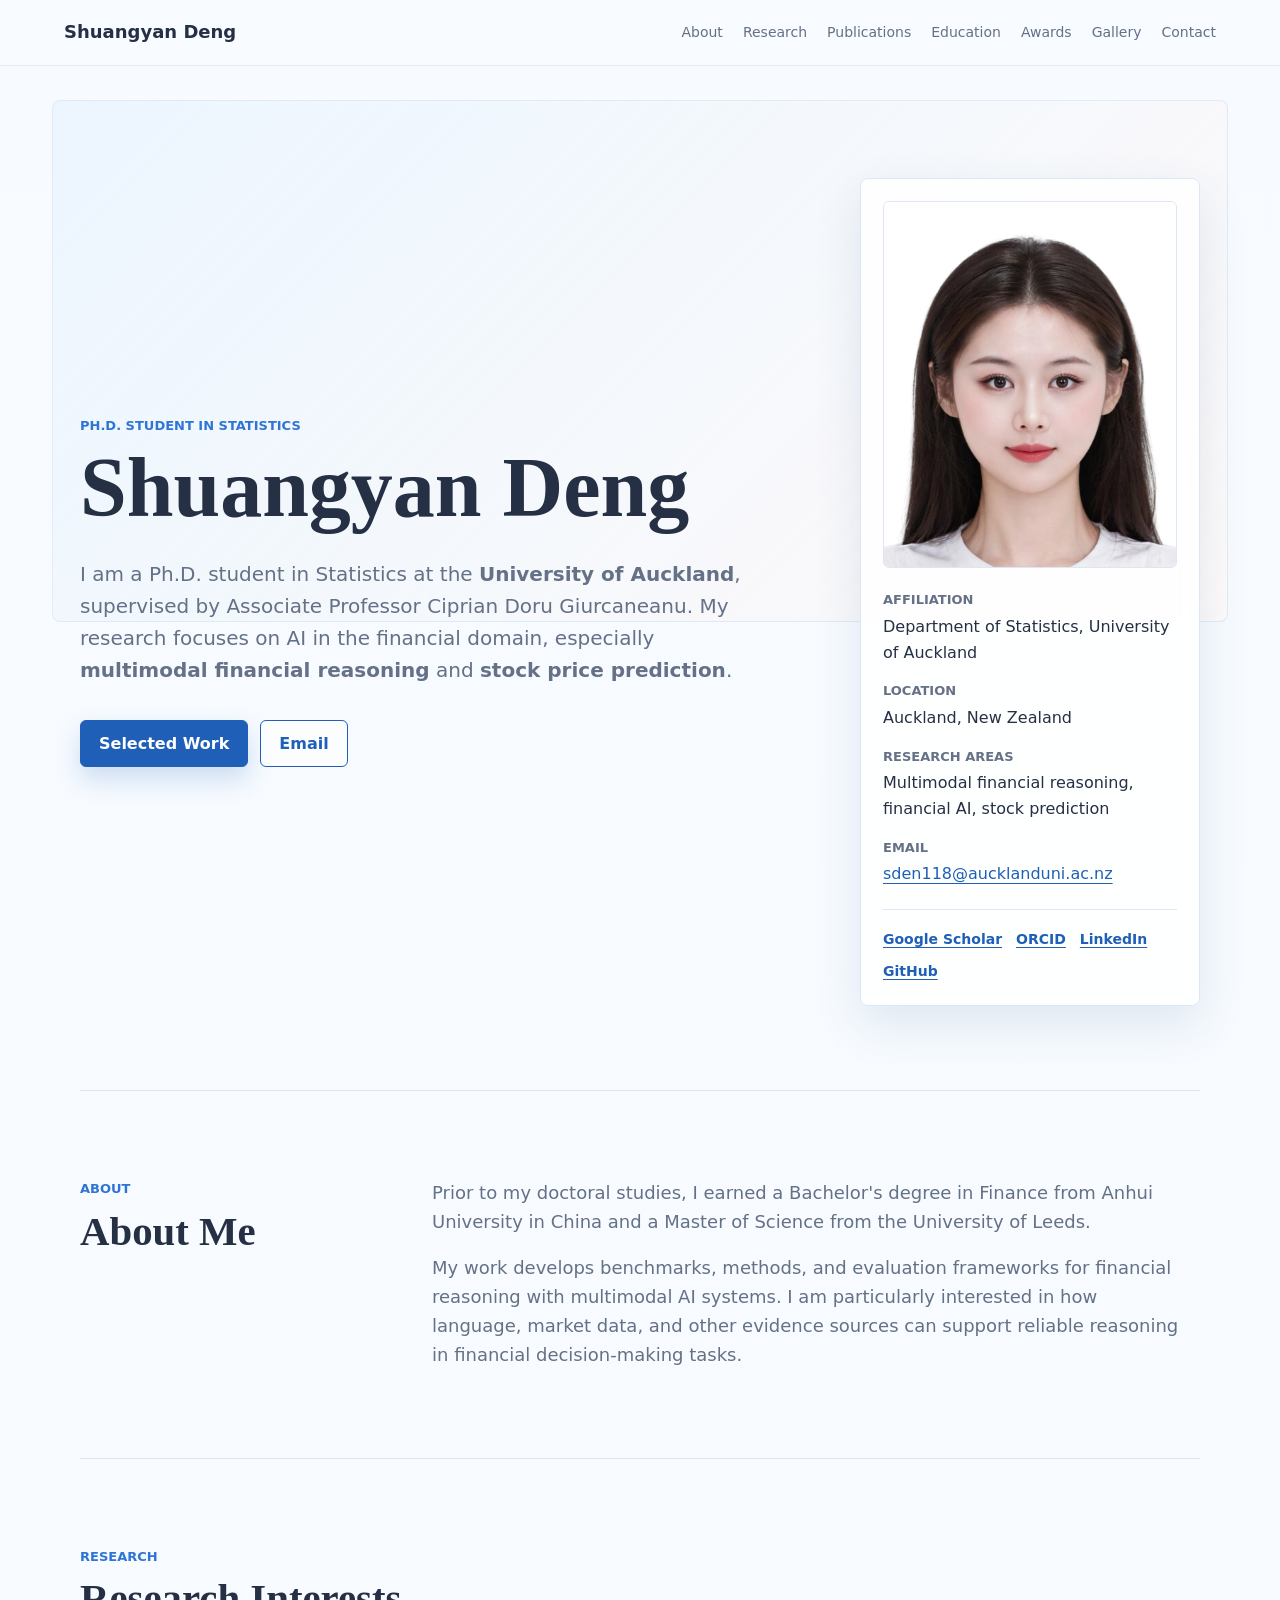
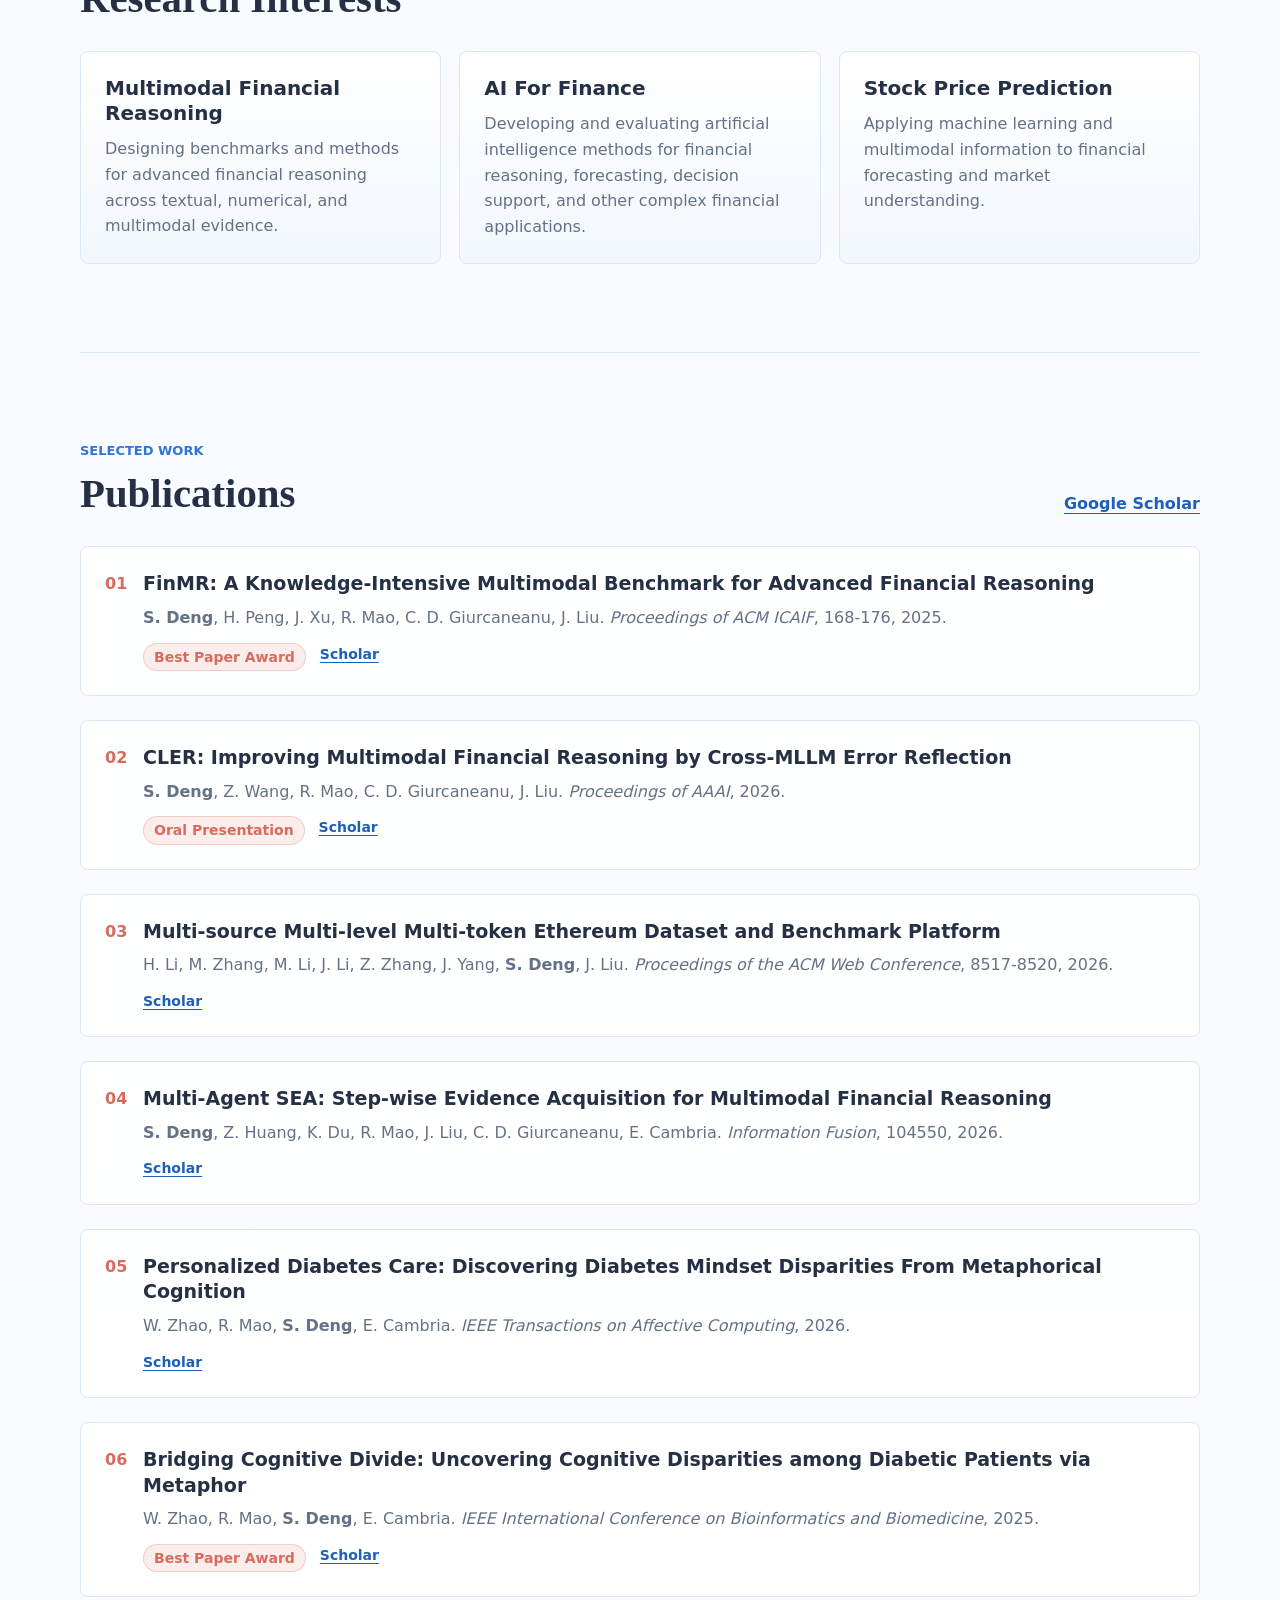
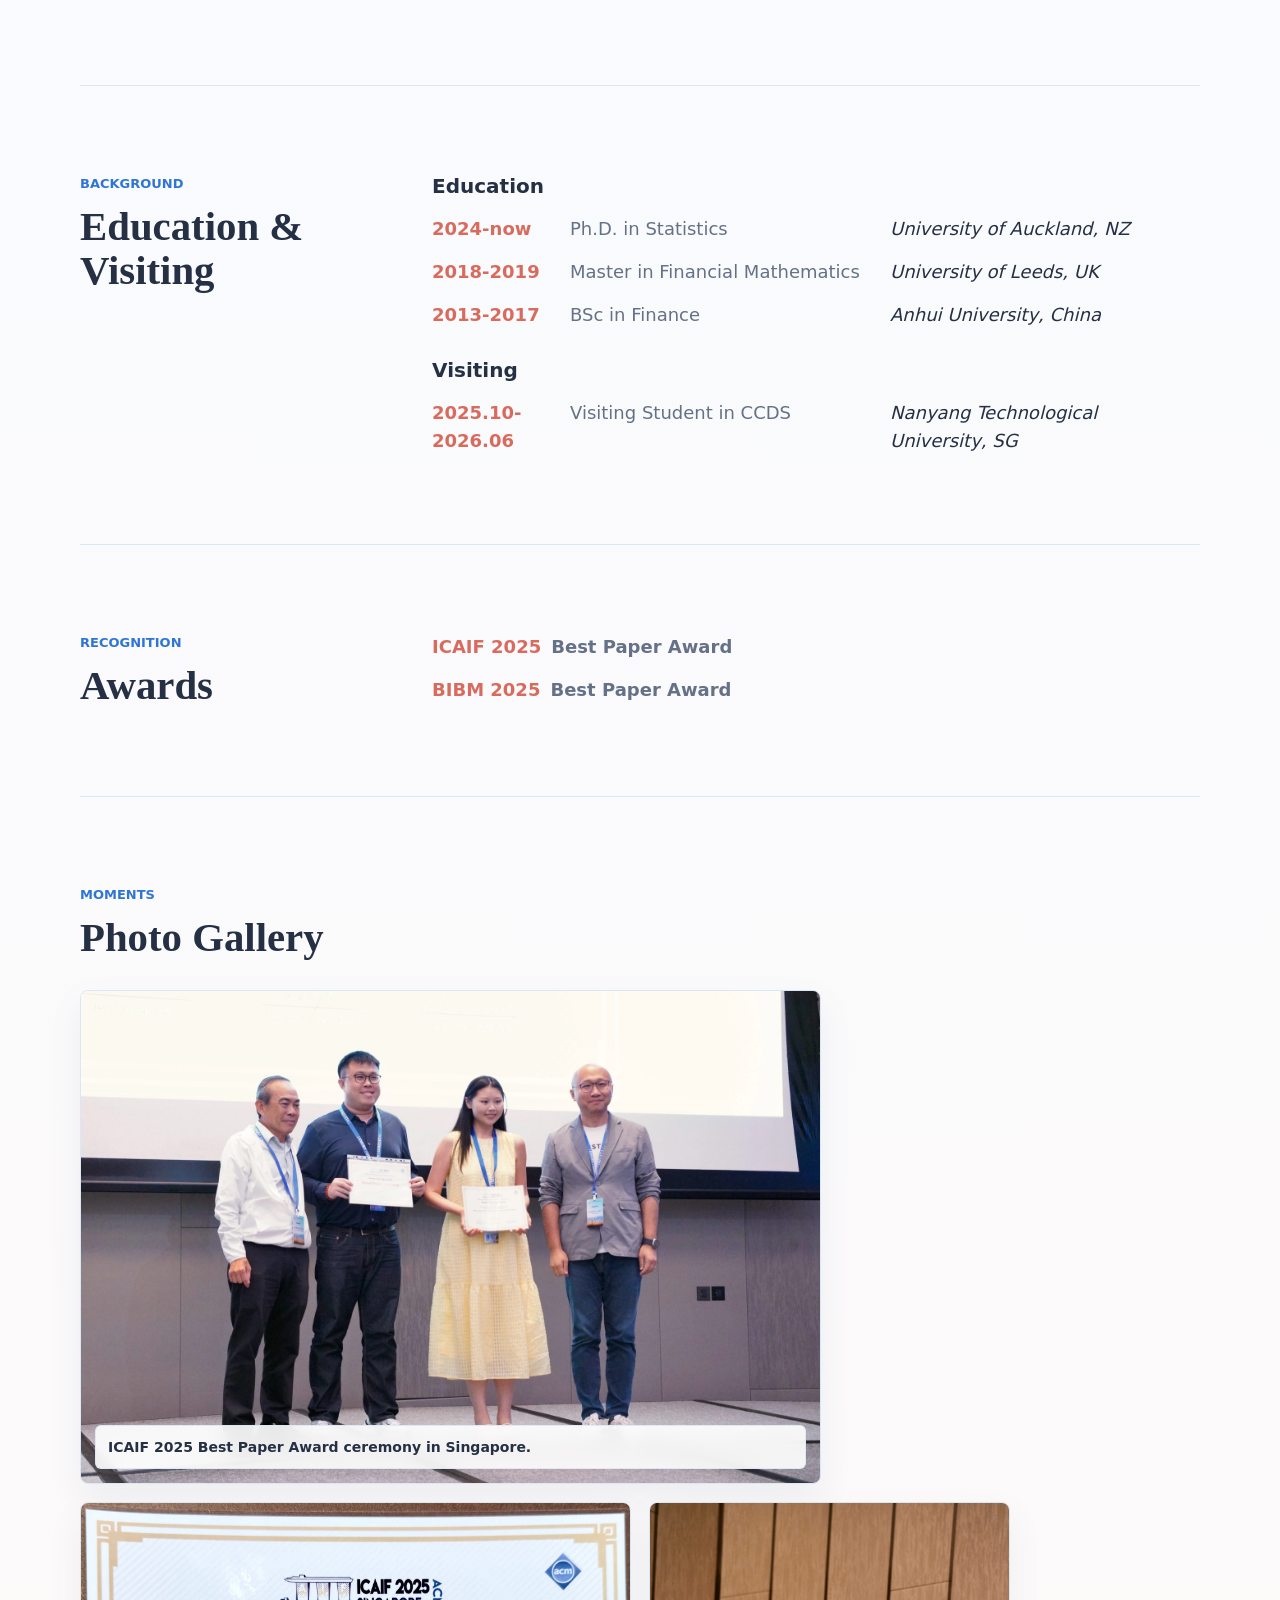
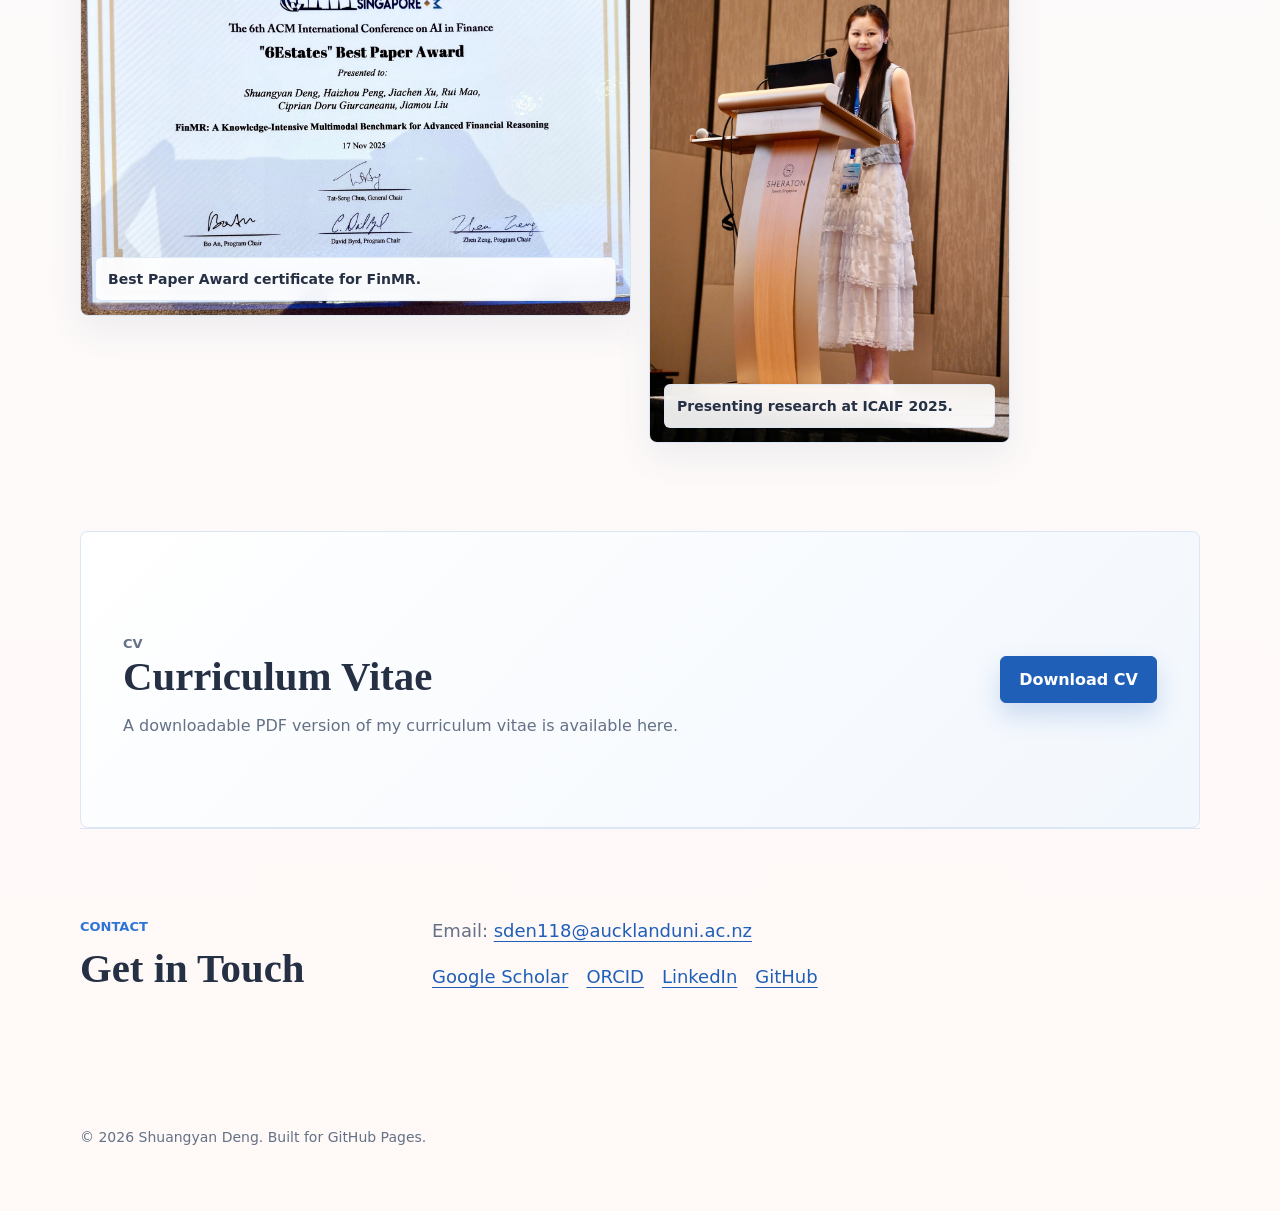
<file: index.html>
<!doctype html>
<html lang="en">
  <head>
    <meta charset="utf-8">
    <meta name="viewport" content="width=device-width, initial-scale=1">
    <meta
      name="description"
      content="Academic homepage for Shuangyan Deng, a Ph.D. student in Statistics at the University of Auckland researching multimodal financial reasoning and stock price prediction."
    >
    <meta property="og:type" content="website">
    <meta property="og:title" content="Shuangyan Deng | Academic Homepage">
    <meta
      property="og:description"
      content="Research, publications, education, awards, and contact information for Shuangyan Deng."
    >
    <meta name="twitter:card" content="summary">
    <title>Shuangyan Deng | Academic Homepage</title>
    <link rel="stylesheet" href="styles.css?v=20260718-gallery">
  </head>
  <body>
    <a class="skip-link" href="#main">Skip to content</a>

    <header class="site-header">
      <a class="brand" href="#top" aria-label="Back to top">Shuangyan Deng</a>
      <nav class="nav" aria-label="Primary navigation">
        <a href="#about">About</a>
        <a href="#research">Research</a>
        <a href="#publications">Publications</a>
        <a href="#education">Education</a>
        <a href="#awards">Awards</a>
        <a href="#gallery">Gallery</a>
        <a href="#contact">Contact</a>
      </nav>
    </header>

    <main id="main">
      <section id="top" class="hero">
        <div class="hero-text">
          <p class="eyebrow">Ph.D. Student in Statistics</p>
          <h1>Shuangyan Deng</h1>
          <p class="subtitle">
            I am a Ph.D. student in Statistics at the
            <strong>University of Auckland</strong>, supervised by Associate
            Professor Ciprian Doru Giurcaneanu. My research focuses on AI in the financial domain, especially
            <strong>multimodal financial reasoning</strong> and
            <strong>stock price prediction</strong>.
          </p>
          <div class="hero-actions" aria-label="Important links">
            <a class="button primary" href="#publications">Selected Work</a>
            <a class="button secondary" href="mailto:sden118@aucklanduni.ac.nz">Email</a>
          </div>
        </div>

        <aside class="profile-card" aria-label="Profile summary">
          <div class="portrait-frame">
            <img class="portrait-image" src="assets/profile.jpg" alt="Shuangyan Deng">
          </div>

          <dl>
            <div>
              <dt>Affiliation</dt>
              <dd>Department of Statistics, University of Auckland</dd>
            </div>
            <div>
              <dt>Location</dt>
              <dd>Auckland, New Zealand</dd>
            </div>
            <div>
              <dt>Research Areas</dt>
              <dd>Multimodal financial reasoning, financial AI, stock prediction</dd>
            </div>
            <div>
              <dt>Email</dt>
              <dd><a href="mailto:sden118@aucklanduni.ac.nz">sden118@aucklanduni.ac.nz</a></dd>
            </div>
          </dl>

          <div class="profile-links" aria-label="Academic profiles">
            <a href="https://scholar.google.com/citations?user=f1wok9gAAAAJ&amp;hl=en">Google Scholar</a>
            <a href="https://orcid.org/0009-0004-4395-2877">ORCID</a>
            <a href="https://www.linkedin.com/in/shuangyan-deng-720510300/">LinkedIn</a>
            <a href="https://github.com/Jennie-Deng">GitHub</a>
          </div>
        </aside>
      </section>

      <section id="about" class="section two-column">
        <div>
          <p class="section-label">About</p>
          <h2>About Me</h2>
        </div>
        <div class="section-copy">
          <p>
            Prior to my doctoral studies, I earned a Bachelor's degree in
            Finance from Anhui University in China and a Master of Science from
            the University of Leeds.
          </p>
          <p>
            My work develops benchmarks, methods, and evaluation frameworks for
            financial reasoning with multimodal AI systems. I am particularly
            interested in how language, market data, and other evidence sources
            can support reliable reasoning in financial decision-making tasks.
          </p>
        </div>
      </section>

      <section id="research" class="section">
        <p class="section-label">Research</p>
        <h2>Research Interests</h2>
        <div class="research-grid">
          <article class="research-item">
            <h3>Multimodal Financial Reasoning</h3>
            <p>
              Designing benchmarks and methods for advanced financial reasoning
              across textual, numerical, and multimodal evidence.
            </p>
          </article>
          <article class="research-item">
            <h3>AI For Finance</h3>
            <p>
              Developing and evaluating artificial intelligence methods for financial
              reasoning, forecasting, decision support, and other complex financial
              applications.
            </p>
          </article>
          <article class="research-item">
            <h3>Stock Price Prediction</h3>
            <p>
              Applying machine learning and multimodal information to financial
              forecasting and market understanding.
            </p>
          </article>
        </div>
      </section>

      <section id="publications" class="section">
        <div class="section-heading">
          <div>
            <p class="section-label">Selected Work</p>
            <h2>Publications</h2>
          </div>
          <a class="text-link" href="https://scholar.google.com/citations?user=f1wok9gAAAAJ&amp;hl=en">Google Scholar</a>
        </div>

        <ol class="publication-list">
          <li>
            <p class="pub-title">
              FinMR: A Knowledge-Intensive Multimodal Benchmark for Advanced
              Financial Reasoning
            </p>
            <p class="pub-meta">
              <strong>S. Deng</strong>, H. Peng, J. Xu, R. Mao, C. D.
              Giurcaneanu, J. Liu. <em>Proceedings of ACM ICAIF</em>, 168-176,
              2025.
            </p>
            <p class="pub-links">
              <span class="status-pill">Best Paper Award</span>
              <a href="https://scholar.google.com/citations?user=f1wok9gAAAAJ&amp;hl=en">Scholar</a>
            </p>
          </li>
          <li>
            <p class="pub-title">
              CLER: Improving Multimodal Financial Reasoning by Cross-MLLM Error Reflection
            </p>
            <p class="pub-meta">
              <strong>S. Deng</strong>, Z. Wang, R. Mao, C. D. Giurcaneanu,
              J. Liu. <em>Proceedings of AAAI</em>, 2026.
            </p>
            <p class="pub-links">
              <span class="status-pill">Oral Presentation</span>
              <a href="https://scholar.google.com/citations?user=f1wok9gAAAAJ&amp;hl=en">Scholar</a>
            </p>
          </li>
          <li>
            <p class="pub-title">
              Multi-source Multi-level Multi-token Ethereum Dataset and
              Benchmark Platform
            </p>
            <p class="pub-meta">
              H. Li, M. Zhang, M. Li, J. Li, Z. Zhang, J. Yang,
              <strong>S. Deng</strong>, J. Liu.
              <em>Proceedings of the ACM Web Conference</em>, 8517-8520, 2026.
            </p>
            <p class="pub-links">
              <a href="https://scholar.google.com/citations?user=f1wok9gAAAAJ&amp;hl=en">Scholar</a>
            </p>
          </li>
          <li>
            <p class="pub-title">
              Multi-Agent SEA: Step-wise Evidence Acquisition for Multimodal
              Financial Reasoning
            </p>
            <p class="pub-meta">
              <strong>S. Deng</strong>, Z. Huang, K. Du, R. Mao, J. Liu,
              C. D. Giurcaneanu, E. Cambria. <em>Information Fusion</em>,
              104550, 2026.
            </p>
            <p class="pub-links">
              <a href="https://scholar.google.com/citations?user=f1wok9gAAAAJ&amp;hl=en">Scholar</a>
            </p>
          </li>
          <li>
            <p class="pub-title">
              Personalized Diabetes Care: Discovering Diabetes Mindset
              Disparities From Metaphorical Cognition
            </p>
            <p class="pub-meta">
              W. Zhao, R. Mao, <strong>S. Deng</strong>, E. Cambria.
              <em>IEEE Transactions on Affective Computing</em>, 2026.
            </p>
            <p class="pub-links">
              <a href="https://scholar.google.com/citations?user=f1wok9gAAAAJ&amp;hl=en">Scholar</a>
            </p>
          </li>
          <li>
            <p class="pub-title">
              Bridging Cognitive Divide: Uncovering Cognitive Disparities among
              Diabetic Patients via Metaphor
            </p>
            <p class="pub-meta">
              W. Zhao, R. Mao, <strong>S. Deng</strong>, E. Cambria.
              <em>IEEE International Conference on Bioinformatics and
              Biomedicine</em>, 2025.
            </p>
            <p class="pub-links">
              <span class="status-pill">Best Paper Award</span>
              <a href="https://scholar.google.com/citations?user=f1wok9gAAAAJ&amp;hl=en">Scholar</a>
            </p>
          </li>
        </ol>
      </section>

      <section id="education" class="section two-column">
        <div>
          <p class="section-label">Background</p>
          <h2>Education & Visiting</h2>
        </div>
        <div class="section-copy">
          <h3>Education</h3>
          <ul class="credential-list">
            <li>
              <span class="credential-year">2024-now</span>
              <span>Ph.D. in Statistics</span>
              <span>University of Auckland, NZ</span>
            </li>
            <li>
              <span class="credential-year">2018-2019</span>
              <span>Master in Financial Mathematics</span>
              <span>University of Leeds, UK</span>
            </li>
            <li>
              <span class="credential-year">2013-2017</span>
              <span>BSc in Finance</span>
              <span>Anhui University, China</span>
            </li>
          </ul>

          <h3 class="subsection-heading">Visiting</h3>
          <ul class="credential-list">
            <li>
              <span class="credential-year">2025.10-2026.06</span>
              <span>Visiting Student in CCDS</span>
              <span>Nanyang Technological University, SG</span>
            </li>
          </ul>
        </div>
      </section>

      <section id="awards" class="section two-column">
        <div>
          <p class="section-label">Recognition</p>
          <h2>Awards</h2>
        </div>
        <div class="section-copy">
          <ul class="award-list">
            <li>
              <span>ICAIF 2025</span>
              <strong>Best Paper Award</strong>
            </li>
            <li>
              <span>BIBM 2025</span>
              <strong>Best Paper Award</strong>
            </li>
          </ul>
        </div>
      </section>

      <section id="gallery" class="section">
        <div class="section-heading">
          <div>
            <p class="section-label">Moments</p>
            <h2>Photo Gallery</h2>
          </div>
        </div>

        <div class="gallery-grid">
          <figure class="gallery-item gallery-item-wide">
            <img
              src="assets/gallery/icaif-2025-award.jpg"
              alt="Shuangyan Deng receiving the ICAIF 2025 Best Paper Award certificate on stage"
              loading="lazy"
            >
            <figcaption>
              ICAIF 2025 Best Paper Award ceremony in Singapore.
            </figcaption>
          </figure>
          <figure class="gallery-item">
            <img
              src="assets/gallery/icaif-2025-certificate.jpg"
              alt="ICAIF 2025 Best Paper Award certificate for FinMR"
              loading="lazy"
            >
            <figcaption>
              Best Paper Award certificate for FinMR.
            </figcaption>
          </figure>
          <figure class="gallery-item gallery-item-tall">
            <img
              src="assets/gallery/icaif-2025-presentation.jpg"
              alt="Shuangyan Deng presenting at ICAIF 2025"
              loading="lazy"
            >
            <figcaption>
              Presenting research at ICAIF 2025.
            </figcaption>
          </figure>
        </div>
      </section>

      <section id="cv" class="section callout">
        <div>
          <p class="section-label">CV</p>
          <h2>Curriculum Vitae</h2>
          <p>
            A downloadable PDF version of my curriculum vitae is available here.
          </p>
        </div>
        <a class="button primary" href="CV.pdf">Download CV</a>
      </section>

      <section id="contact" class="section two-column">
        <div>
          <p class="section-label">Contact</p>
          <h2>Get in Touch</h2>
        </div>
        <div class="section-copy">
          <p>
            Email:
            <a href="mailto:sden118@aucklanduni.ac.nz">sden118@aucklanduni.ac.nz</a>
          </p>
          <p class="contact-links">
            <a href="https://scholar.google.com/citations?user=f1wok9gAAAAJ&amp;hl=en">Google Scholar</a>
            <a href="https://orcid.org/0009-0004-4395-2877">ORCID</a>
            <a href="https://www.linkedin.com/in/shuangyan-deng-720510300/">LinkedIn</a>
            <a href="https://github.com/Jennie-Deng">GitHub</a>
          </p>
        </div>
      </section>
    </main>

    <footer class="site-footer">
      <p>&copy; 2026 Shuangyan Deng. Built for GitHub Pages.</p>
    </footer>
  </body>
</html>
</file>
<file: styles.css>
:root {
  --bg: #f8fbff;
  --surface: #ffffff;
  --surface-soft: #f2f7fd;
  --surface-muted: #e8f1fb;
  --text: #253044;
  --muted: #647186;
  --accent: #2f75d6;
  --accent-dark: #1f5fb7;
  --accent-warm: #d86b5d;
  --line: #dce7f5;
  --shadow: 0 18px 48px rgba(45, 83, 130, 0.12);
  --display-font: Georgia, "Times New Roman", ui-serif, serif;
}

* {
  box-sizing: border-box;
}

html {
  scroll-behavior: smooth;
}

body {
  margin: 0;
  background:
    linear-gradient(180deg, #f7fbff 0%, var(--bg) 45%, #fff9f7 100%);
  color: var(--text);
  font-family:
    Inter, ui-sans-serif, system-ui, -apple-system, BlinkMacSystemFont, "Segoe UI",
    sans-serif;
  line-height: 1.6;
}

a {
  color: var(--accent-dark);
  text-decoration-thickness: 0.08em;
  text-underline-offset: 0.22em;
}

a:hover {
  color: var(--accent);
}

.skip-link {
  position: absolute;
  left: 16px;
  top: -48px;
  z-index: 20;
  padding: 10px 14px;
  background: var(--accent-dark);
  border-radius: 6px;
  color: #ffffff;
  font-weight: 700;
  text-decoration: none;
}

.skip-link:focus {
  top: 14px;
}

.site-header {
  position: sticky;
  top: 0;
  z-index: 10;
  display: flex;
  align-items: center;
  justify-content: space-between;
  gap: 24px;
  padding: 18px clamp(20px, 5vw, 72px);
  background: rgba(248, 251, 255, 0.92);
  border-bottom: 1px solid rgba(220, 231, 245, 0.86);
  backdrop-filter: blur(16px);
}

.brand {
  color: var(--text);
  font-size: 18px;
  font-weight: 750;
  text-decoration: none;
}

.nav {
  display: flex;
  flex-wrap: wrap;
  justify-content: flex-end;
  gap: 8px 20px;
  font-size: 14px;
}

.nav a {
  color: var(--muted);
  border-radius: 6px;
  padding: 2px 0;
  text-decoration: none;
}

.nav a:hover {
  color: var(--text);
}

main {
  width: min(1120px, calc(100% - 40px));
  margin: 0 auto;
}

.hero {
  position: relative;
  display: grid;
  grid-template-columns: minmax(0, 1fr) 340px;
  gap: clamp(28px, 6vw, 72px);
  align-items: center;
  min-height: calc(100vh - 70px);
  padding: clamp(56px, 10vw, 112px) 0 clamp(44px, 8vw, 84px);
}

.hero::before {
  position: absolute;
  inset: 34px -28px auto -28px;
  z-index: -1;
  height: min(520px, calc(100% - 68px));
  background:
    linear-gradient(135deg, rgba(235, 245, 255, 0.94), rgba(255, 249, 247, 0.72));
  border: 1px solid rgba(220, 231, 245, 0.78);
  border-radius: 8px;
  content: "";
}

.hero-text {
  max-width: 720px;
}

.eyebrow,
.section-label {
  margin: 0 0 10px;
  color: var(--accent);
  font-size: 13px;
  font-weight: 780;
  letter-spacing: 0;
  text-transform: uppercase;
}

h1,
h2,
h3,
p {
  overflow-wrap: break-word;
}

h1 {
  margin: 0;
  font-family: var(--display-font);
  font-size: 5.25rem;
  font-weight: 650;
  line-height: 0.98;
  letter-spacing: 0;
}

h2 {
  margin: 0;
  font-family: var(--display-font);
  font-size: 2.55rem;
  font-weight: 650;
  line-height: 1.08;
  letter-spacing: 0;
}

h3 {
  margin: 0 0 10px;
  font-size: 20px;
  line-height: 1.25;
}

.subtitle {
  max-width: 720px;
  margin: 28px 0 0;
  color: var(--muted);
  font-size: 1.25rem;
}

.hero-actions {
  display: flex;
  flex-wrap: wrap;
  gap: 12px;
  margin-top: 34px;
}

.button {
  display: inline-flex;
  align-items: center;
  justify-content: center;
  min-height: 44px;
  padding: 10px 18px;
  border: 1px solid var(--accent-dark);
  border-radius: 6px;
  font-weight: 720;
  text-decoration: none;
}

.button.primary {
  background: var(--accent-dark);
  color: #ffffff;
  box-shadow: 0 12px 26px rgba(31, 95, 183, 0.2);
}

.button.primary:hover {
  background: var(--accent);
  border-color: var(--accent);
  color: #ffffff;
}

.button.secondary {
  background: rgba(255, 255, 255, 0.56);
  color: var(--accent-dark);
}

.button.secondary:hover {
  border-color: var(--accent);
  color: var(--accent);
}

.profile-card {
  padding: 22px;
  background: rgba(255, 255, 255, 0.86);
  border: 1px solid var(--line);
  border-radius: 8px;
  box-shadow: var(--shadow);
  backdrop-filter: blur(10px);
}

.portrait-placeholder,
.portrait-frame {
  width: 100%;
  aspect-ratio: 4 / 5;
  margin-bottom: 22px;
  border: 1px solid var(--line);
  border-radius: 6px;
}

.portrait-frame {
  overflow: hidden;
  background: var(--surface-soft);
  box-shadow: inset 0 0 0 8px rgba(255, 255, 255, 0.62);
}

.portrait-placeholder {
  display: grid;
  place-items: center;
  background:
    linear-gradient(135deg, rgba(47, 117, 214, 0.14), rgba(216, 107, 93, 0.12)),
    var(--surface-muted);
  color: var(--accent-dark);
  font-size: 42px;
  font-weight: 800;
}

.portrait-image {
  display: block;
  width: 100%;
  height: 100%;
  object-fit: cover;
  object-position: center 18%;
}

dl {
  display: grid;
  gap: 16px;
  margin: 0;
}

dt {
  color: var(--muted);
  font-size: 13px;
  font-weight: 760;
  text-transform: uppercase;
}

dd {
  margin: 3px 0 0;
}

.profile-links {
  display: flex;
  flex-wrap: wrap;
  gap: 10px 14px;
  margin-top: 22px;
  padding-top: 18px;
  border-top: 1px solid var(--line);
  font-size: 14px;
  font-weight: 720;
}

.section {
  padding: clamp(52px, 8vw, 88px) 0;
  border-top: 1px solid var(--line);
}

.two-column {
  display: grid;
  grid-template-columns: 280px minmax(0, 1fr);
  gap: clamp(24px, 6vw, 72px);
}

.section-copy {
  max-width: 760px;
  color: var(--muted);
  font-size: 18px;
}

.section-copy p:first-child {
  margin-top: 0;
}

.section-copy p:last-child {
  margin-bottom: 0;
}

.section-copy h3 {
  margin: 0 0 16px;
  color: var(--text);
}

.subsection-heading {
  padding-top: 28px;
}

.section-heading {
  display: flex;
  align-items: flex-end;
  justify-content: space-between;
  gap: 24px;
  margin-bottom: 30px;
}

.text-link {
  font-weight: 720;
  white-space: nowrap;
}

.research-grid {
  display: grid;
  grid-template-columns: repeat(3, minmax(0, 1fr));
  gap: 18px;
  margin-top: 30px;
}

.research-item {
  min-height: 190px;
  padding: 24px;
  background: linear-gradient(180deg, #ffffff 0%, var(--surface-soft) 100%);
  border: 1px solid var(--line);
  border-radius: 8px;
}

.research-item p {
  margin: 0;
  color: var(--muted);
}

.publication-list {
  display: grid;
  gap: 24px;
  margin: 0;
  padding: 0;
  list-style: none;
  counter-reset: publications;
}

.publication-list li {
  position: relative;
  padding: 24px 24px 24px 62px;
  background: rgba(255, 255, 255, 0.9);
  border: 1px solid var(--line);
  border-radius: 8px;
  counter-increment: publications;
}

.publication-list li::before {
  position: absolute;
  top: 24px;
  left: 24px;
  color: var(--accent-warm);
  font-weight: 800;
  content: counter(publications, decimal-leading-zero);
}

.pub-title {
  margin: 0 0 8px;
  font-size: 19px;
  font-weight: 760;
  line-height: 1.35;
}

.pub-meta {
  margin: 0;
  color: var(--muted);
}

.pub-links {
  display: flex;
  flex-wrap: wrap;
  gap: 14px;
  margin: 12px 0 0;
  font-size: 14px;
  font-weight: 720;
}

.status-pill {
  display: inline-flex;
  align-items: center;
  min-height: 24px;
  padding: 2px 10px;
  background: rgba(216, 107, 93, 0.12);
  border: 1px solid rgba(216, 107, 93, 0.24);
  border-radius: 999px;
  color: var(--accent-warm);
}

.credential-list,
.award-list {
  display: grid;
  gap: 14px;
  margin: 0;
  padding: 0;
  list-style: none;
}

.credential-list li {
  display: grid;
  grid-template-columns: 120px minmax(180px, 1fr) minmax(220px, 1fr);
  gap: 18px;
  align-items: baseline;
}

.credential-year {
  color: var(--accent-warm);
  font-weight: 800;
}

.credential-list li span:last-child {
  color: var(--text);
  font-style: italic;
}

.award-list li {
  display: flex;
  flex-wrap: wrap;
  gap: 10px;
  align-items: baseline;
}

.award-list span {
  color: var(--accent-warm);
  font-weight: 800;
}

.contact-links {
  display: flex;
  flex-wrap: wrap;
  gap: 10px 18px;
}

.gallery-grid {
  display: grid;
  grid-template-columns: repeat(6, minmax(0, 1fr));
  gap: 18px;
  margin-top: 30px;
}

.gallery-item {
  position: relative;
  grid-column: span 3;
  min-height: 310px;
  margin: 0;
  overflow: hidden;
  background: var(--surface);
  border: 1px solid var(--line);
  border-radius: 8px;
  box-shadow: 0 14px 34px rgba(45, 83, 130, 0.08);
}

.gallery-item-wide {
  grid-column: span 4;
}

.gallery-item-tall {
  grid-column: span 2;
  grid-row: span 2;
}

.gallery-item img {
  display: block;
  width: 100%;
  height: 100%;
  min-height: 310px;
  object-fit: cover;
}

.gallery-item-wide img {
  object-position: center 42%;
}

.gallery-item-tall img {
  object-position: center 38%;
}

.gallery-item figcaption {
  position: absolute;
  right: 14px;
  bottom: 14px;
  left: 14px;
  padding: 10px 12px;
  background: rgba(255, 255, 255, 0.9);
  border: 1px solid rgba(220, 231, 245, 0.88);
  border-radius: 6px;
  color: var(--text);
  font-size: 14px;
  font-weight: 720;
  backdrop-filter: blur(10px);
}

.timeline-list {
  display: grid;
  gap: 12px;
  margin: 0;
  padding: 0;
  list-style: none;
}

.timeline-list li {
  display: grid;
  grid-template-columns: 72px minmax(0, 1fr);
  gap: 14px;
}

.timeline-year {
  color: var(--accent-warm);
  font-weight: 800;
}

.callout {
  display: flex;
  align-items: center;
  justify-content: space-between;
  gap: 28px;
  padding-right: clamp(20px, 4vw, 42px);
  padding-left: clamp(20px, 4vw, 42px);
  background: linear-gradient(135deg, #ffffff 0%, var(--surface-soft) 100%);
  border: 1px solid var(--line);
  border-radius: 8px;
}

.callout p {
  max-width: 660px;
  margin: 14px 0 0;
  color: var(--muted);
}

code {
  padding: 0.08em 0.28em;
  background: var(--surface-muted);
  border-radius: 4px;
  font-size: 0.92em;
}

.site-footer {
  width: min(1120px, calc(100% - 40px));
  margin: 0 auto;
  padding: 32px 0 48px;
  color: var(--muted);
  font-size: 14px;
}

@media (max-width: 860px) {
  .site-header {
    align-items: flex-start;
    flex-direction: column;
  }

  .nav {
    justify-content: flex-start;
  }

  .hero,
  .two-column,
  .research-grid,
  .gallery-grid {
    grid-template-columns: 1fr;
  }

  .hero {
    min-height: auto;
  }

  .hero::before {
    inset: 22px -14px auto -14px;
    height: calc(100% - 44px);
  }

  h1 {
    font-size: 4rem;
  }

  h2 {
    font-size: 2.25rem;
  }

  .profile-card {
    max-width: 420px;
  }

  .section-heading,
  .callout {
    align-items: flex-start;
    flex-direction: column;
  }

  .gallery-item,
  .gallery-item-wide,
  .gallery-item-tall {
    grid-column: auto;
    grid-row: auto;
  }

  .gallery-item,
  .gallery-item img {
    min-height: 260px;
  }
}

@media (max-width: 560px) {
  main,
  .site-footer {
    width: min(100% - 28px, 1120px);
  }

  .site-header {
    padding: 16px 14px;
  }

  .nav {
    gap: 8px 14px;
    font-size: 13px;
  }

  h1 {
    font-size: 3.15rem;
  }

  h2 {
    font-size: 2rem;
  }

  .subtitle {
    font-size: 1.08rem;
  }

  .publication-list li {
    padding: 22px;
  }

  .publication-list li::before {
    position: static;
    display: block;
    margin-bottom: 10px;
  }

  .credential-list li {
    grid-template-columns: 1fr;
    gap: 2px;
  }

  .timeline-list li {
    grid-template-columns: 1fr;
    gap: 2px;
  }
}
</file>
